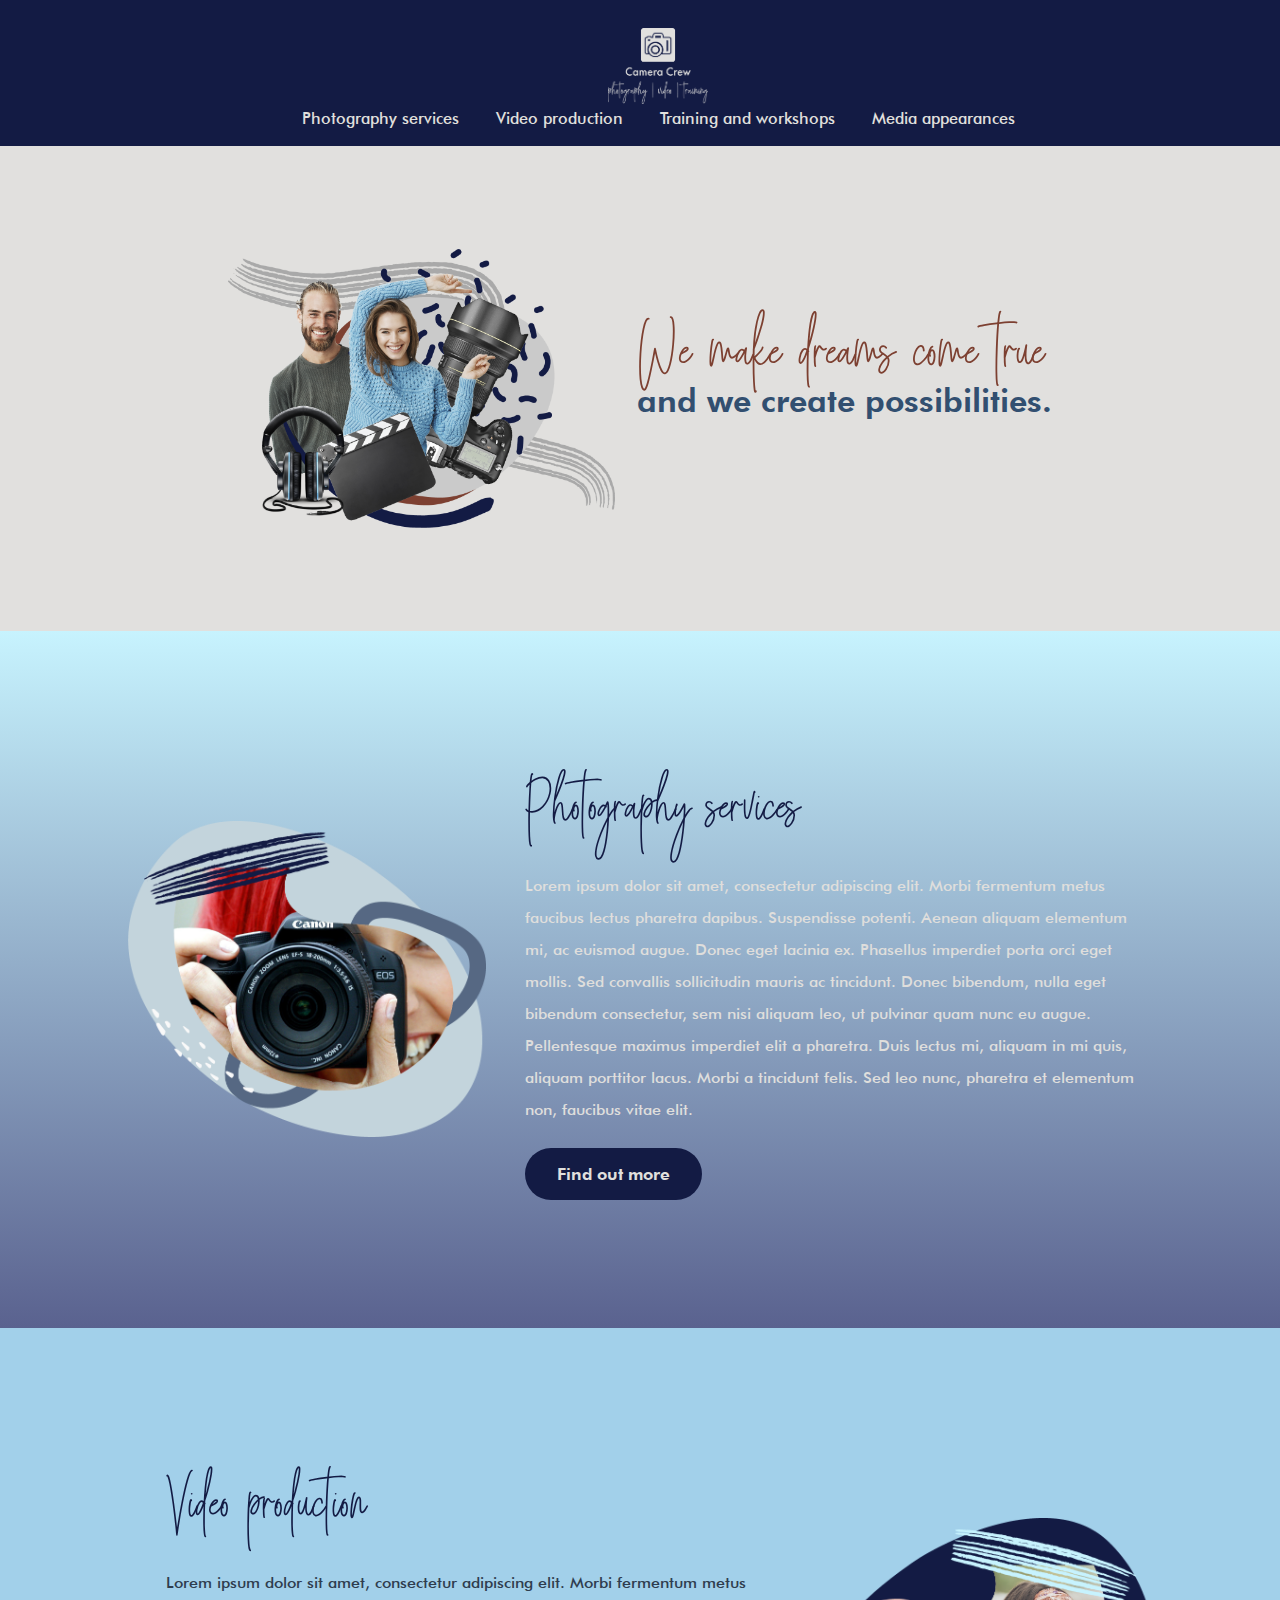
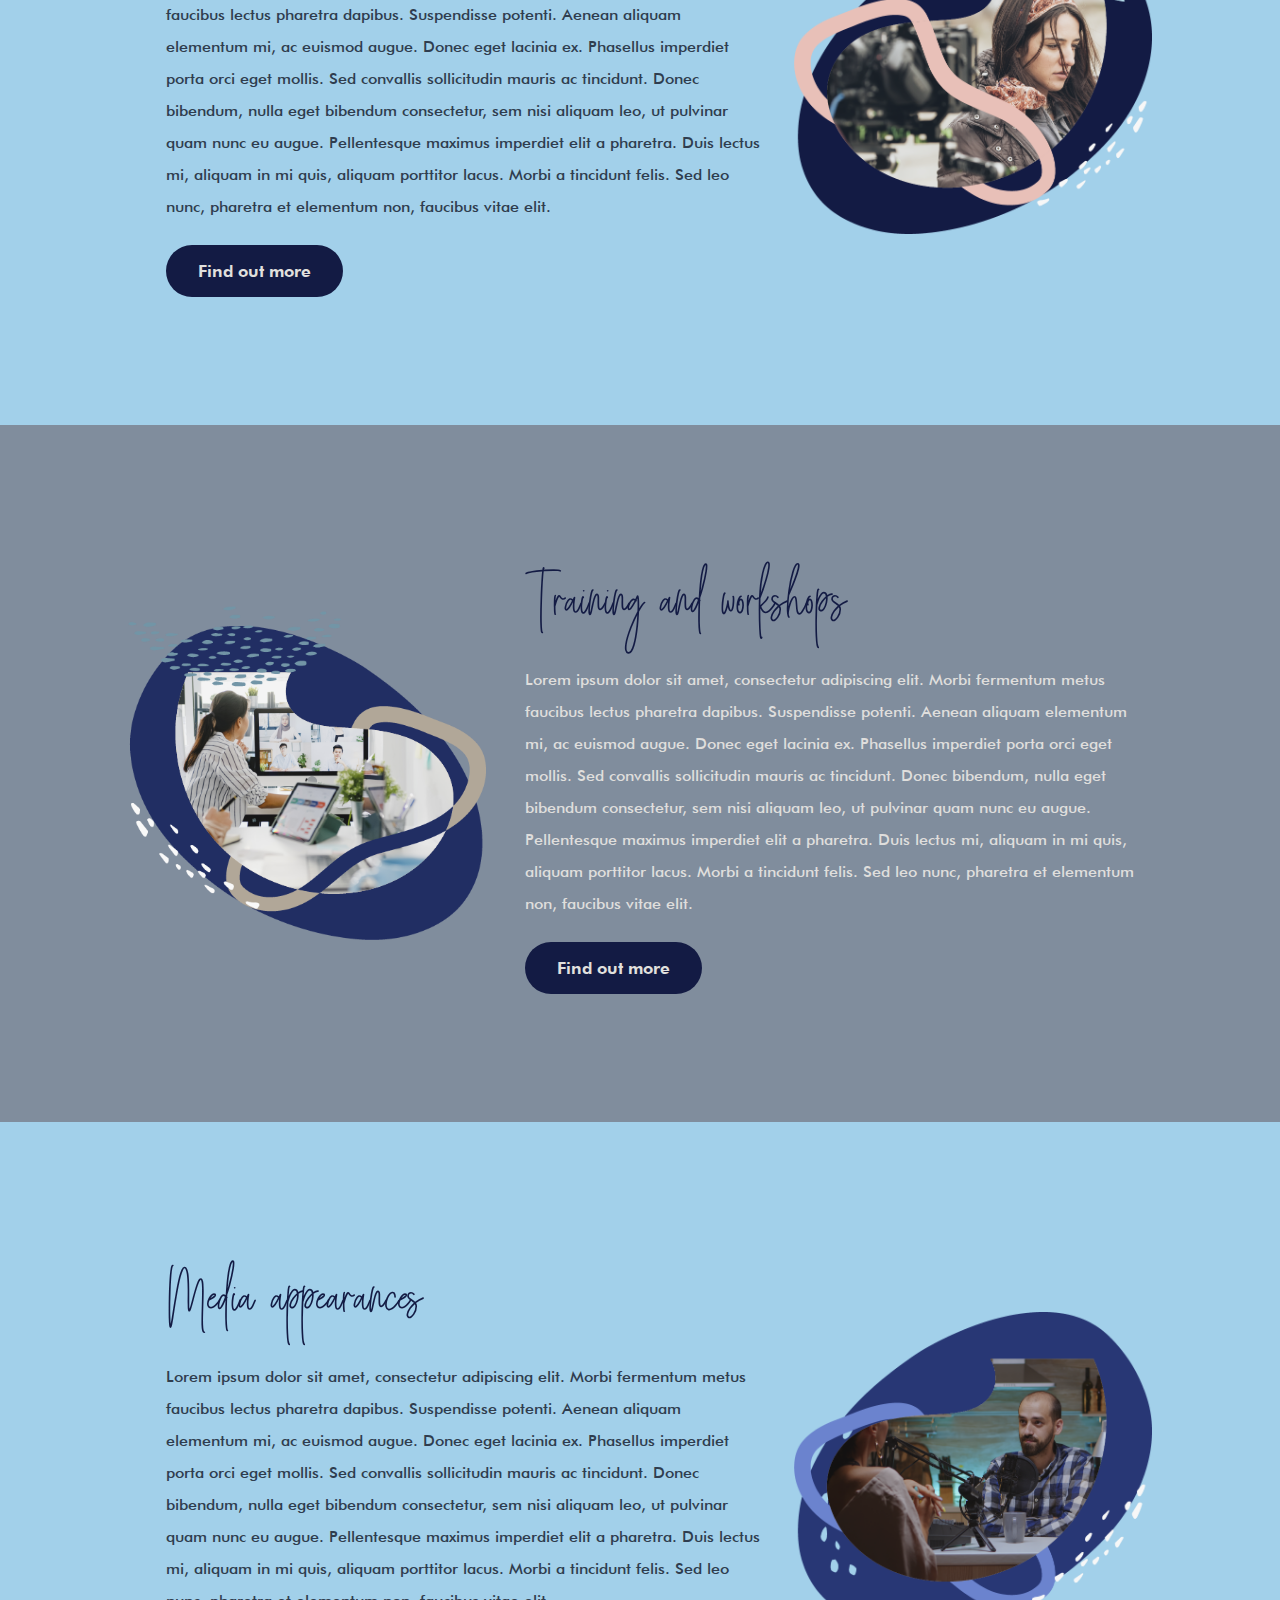
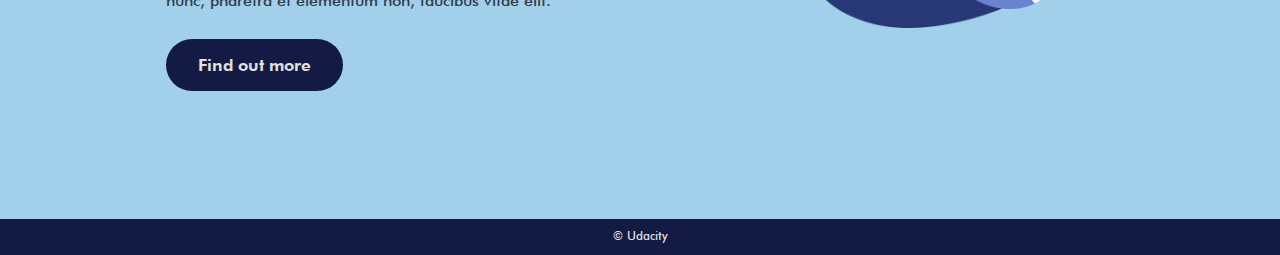
<file: index.html>
<!DOCTYPE html>
<html lang="en">
  <head>
    <meta charset="UTF-8" />
    <meta name="viewport" content="width=device-width, initial-scale=1.0" />
    <meta http-equiv="X-UA-Compatible" content="ie=edge" />
    <title>Camera Crew</title>
    <!-- Load Google Fonts -->
    <link
      href="https://fonts.googleapis.com/css?family=Fira+Sans:900|Merriweather&display=swap"
      rel="stylesheet"
    />
    <!-- Load Styles -->
    <link href="css/styles.css" rel="stylesheet" />
  </head>
  <body>
    <!-- HTML Follows BEM naming conventions
  IDs are only used for sections to connect menu achors to sections -->
    <header class="page__header sticky">
      <nav class="navar__logo">
        <img src="css/images/LOGO.png" alt="logo" id="logo" width="160px" />
      </nav>

      <nav class="navbar__menu">
        <!-- Navigation starts as empty UL that will be populated with JS -->
        <ul id="navbar__list"></ul>
      </nav>
    </header>

    <main>
      <header class="main__hero">
        <div class="hero_container">
          <img src="css/images/heroImage.png" alt="hero image" id="heroImage" />
          <div class="hero_text">
            <!-- <h1>WITH OVER A DECADE IN THE MEDIA INDUSTRY,<br /></h1> -->
            <h2>We make dreams come true<br /></h2>
            <h3>and we create possibilities.</h3>
          </div>
        </div>
      </header>
      <!-- Each Section has an ID (used for the anchor) and
    a data attribute that will populate the li node.
    Adding more sections will automatically populate nav.
    The first section is set to active class by default -->
      <section
        id="section1"
        data-nav="Section 1"
        class="your-active-class leftImage"
      >
        <div class="landing__container">
          <img
            class="paraImagesOdd"
            src="css/images/photo1.png"
            alt="image of services"
          />
          <div class="landing__container_text">
            <h1>Photography services</h1>
            <p>
              Lorem ipsum dolor sit amet, consectetur adipiscing elit. Morbi
              fermentum metus faucibus lectus pharetra dapibus. Suspendisse
              potenti. Aenean aliquam elementum mi, ac euismod augue. Donec eget
              lacinia ex. Phasellus imperdiet porta orci eget mollis. Sed
              convallis sollicitudin mauris ac tincidunt. Donec bibendum, nulla
              eget bibendum consectetur, sem nisi aliquam leo, ut pulvinar quam
              nunc eu augue. Pellentesque maximus imperdiet elit a pharetra.
              Duis lectus mi, aliquam in mi quis, aliquam porttitor lacus. Morbi
              a tincidunt felis. Sed leo nunc, pharetra et elementum non,
              faucibus vitae elit.
            </p>
            <a href="#" class="myButton">Find out more</a>
          </div>
          <!-- closes landing__container_text-->
        </div>
      </section>

      <section id="section2" data-nav="Section 2" class="rightImage">
        <div class="landing__container">
          <div class="landing__container_text">
            <h1>Video production</h1>
            <p>
              Lorem ipsum dolor sit amet, consectetur adipiscing elit. Morbi
              fermentum metus faucibus lectus pharetra dapibus. Suspendisse
              potenti. Aenean aliquam elementum mi, ac euismod augue. Donec eget
              lacinia ex. Phasellus imperdiet porta orci eget mollis. Sed
              convallis sollicitudin mauris ac tincidunt. Donec bibendum, nulla
              eget bibendum consectetur, sem nisi aliquam leo, ut pulvinar quam
              nunc eu augue. Pellentesque maximus imperdiet elit a pharetra.
              Duis lectus mi, aliquam in mi quis, aliquam porttitor lacus. Morbi
              a tincidunt felis. Sed leo nunc, pharetra et elementum non,
              faucibus vitae elit.
            </p>
            <a href="#" class="myButton">Find out more</a>
          </div>
          <!-- closes landing__container_text-->
          <img
            class="paraImagesOdd"
            src="css/images/photo2.png"
            alt="image of services"
          />
        </div>
      </section>

      <section id="section3" data-nav="Section 3" class="leftImage">
        <div class="landing__container">
          <img
            class="paraImagesOdd"
            src="css/images/photo3.png"
            alt="image of services"
            width="440px"
          />
          <div class="landing__container_text">
            <h1>Training and workshops</h1>
            <p>
              Lorem ipsum dolor sit amet, consectetur adipiscing elit. Morbi
              fermentum metus faucibus lectus pharetra dapibus. Suspendisse
              potenti. Aenean aliquam elementum mi, ac euismod augue. Donec eget
              lacinia ex. Phasellus imperdiet porta orci eget mollis. Sed
              convallis sollicitudin mauris ac tincidunt. Donec bibendum, nulla
              eget bibendum consectetur, sem nisi aliquam leo, ut pulvinar quam
              nunc eu augue. Pellentesque maximus imperdiet elit a pharetra.
              Duis lectus mi, aliquam in mi quis, aliquam porttitor lacus. Morbi
              a tincidunt felis. Sed leo nunc, pharetra et elementum non,
              faucibus vitae elit.
            </p>
            <a href="#" class="myButton">Find out more</a>
          </div>
          <!-- closes landing__container_text-->
        </div>
      </section>

      <section id="section4" data-nav="Section 2" class="rightImage">
        <div class="landing__container">
          <div class="landing__container_text">
            <h1>Media appearances</h1>
            <p>
              Lorem ipsum dolor sit amet, consectetur adipiscing elit. Morbi
              fermentum metus faucibus lectus pharetra dapibus. Suspendisse
              potenti. Aenean aliquam elementum mi, ac euismod augue. Donec eget
              lacinia ex. Phasellus imperdiet porta orci eget mollis. Sed
              convallis sollicitudin mauris ac tincidunt. Donec bibendum, nulla
              eget bibendum consectetur, sem nisi aliquam leo, ut pulvinar quam
              nunc eu augue. Pellentesque maximus imperdiet elit a pharetra.
              Duis lectus mi, aliquam in mi quis, aliquam porttitor lacus. Morbi
              a tincidunt felis. Sed leo nunc, pharetra et elementum non,
              faucibus vitae elit.
            </p>
            <a href="#" class="myButton">Find out more</a>
          </div>
          <!-- closes landing__container_text-->
          <img
            class="paraImagesOdd"
            src="css/images/photo4.png"
            alt="image of services"
          />
        </div>
      </section>
    </main>

    <footer class="page__footer">
      <p>&copy Udacity</p>
    </footer>

    <script src="js/app.js"></script>
  </body>
</html>
</file>
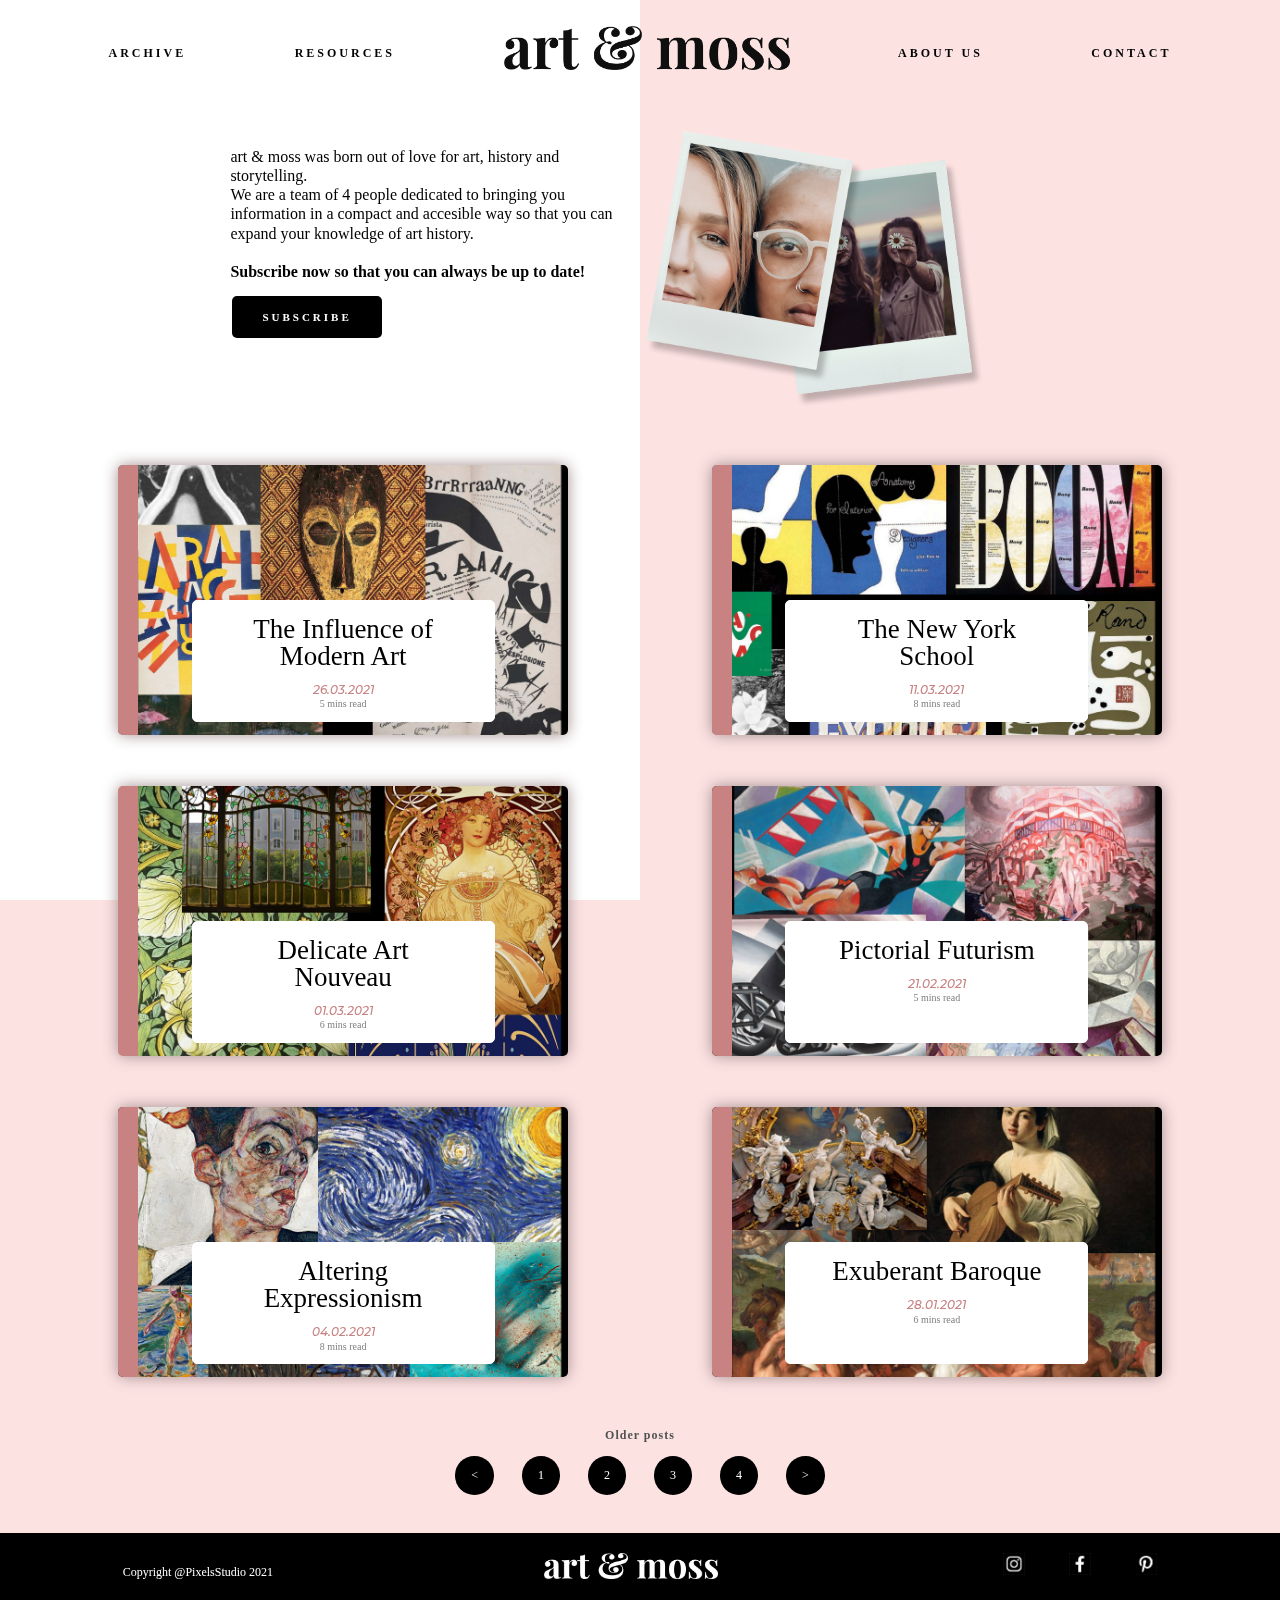
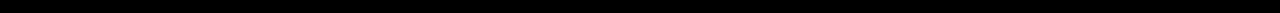
<file: Personal blog/index.html>
<!DOCTYPE html>
<html lang="en">
  <head>
    <meta charset="utf-8" />
    <title>art & moss</title>
    <meta name="description" content="Example" />
    <link rel="stylesheet" href="resources/homepage-css/main.css">

  </head>

  <body>

    <div class="split-background"></div><!--Used to create a two color background-->

    <div class = "container">

      <nav class="header box">
        <a href="#" class="links-header">ARCHIVE</a>
        <a href="#"class="links-header">RESOURCES</a>
        <img src="resources/images/logo.png" alt="Logo"/>
        <a href="#"class="links-header">ABOUT US</a>
        <a href="#"class="links-header">CONTACT</a>
      </nav>

      <main class="content">

        <header class="intro">

          <div class="intro-text">
            <h1>art & moss was born out of love for art, history and storytelling.<br> We are a team of 4 people dedicated to bringing you information in a compact and accesible way
            so that you can expand your knowledge of art history. <br><br><span>Subscribe now so that you can always be up to date!</span> </h1>
            <a href="#" class="button">SUBSCRIBE</a>
          </div>

         <img src="resources/images/intro-pic.png" alt="About us"/>

       </header><!--closes intro-->

        <div class="blog-posts">

          <article class="post post-one"><!--      begin articles        -->
            <div class="left-line"></div>
            <a href="post-one.html" class="post-link">
              <div class="bg-title"><h2>The Influence of Modern Art</h2><h3>26.03.2021</h3><h4>5 mins read</h4></div>
            </a>
          </article>
          <article class="post post-two">
            <div class="left-line"></div>
            <a href="#" class="post-link">
            <div class="bg-title"><h2>The New York School</h2><h3>11.03.2021</h3><h4>8 mins read</h4></div>
            </a>
          </article>
          <article class="post post-three">
            <div class="left-line"></div>
            <a href="#" class="post-link">
            <div class="bg-title"><h2>Delicate Art Nouveau</h2><h3>01.03.2021</h3><h4>6 mins read</h4></div>
            </a>
          </article>
          <article class="post post-four">
            <div class="left-line"></div>
            <a href="#" class="post-link">
            <div class="bg-title"><h2>Pictorial Futurism</h2><h3>21.02.2021</h3><h4>5 mins read</h4></div>
            </a>
          </article>
          <article class="post post-five">
            <div class="left-line"></div>
            <a href="#" class="post-link">
            <div class="bg-title"><h2>Altering Expressionism</h2><h3>04.02.2021</h3><h4>8 mins read</h4></div>
            </a>
          </article>
          <article class="post post-six">
            <div class="left-line"></div>
            <a href="#" class="post-link">
            <div class="bg-title"><h2>Exuberant Baroque</h2><h3>28.01.2021</h3><h4>6 mins read</h4></div>
            </a>
          </article>

       </div><!-- closes blog posts-->

       <div class="old-posts">Older posts</div>

       <div class="previous">

         <button class="prev-posts"><</button>
         <button class="prev-posts">1</button>
         <button class="prev-posts">2</button>
         <button class="prev-posts">3</button>
         <button class="prev-posts">4</button>
         <button class="prev-posts">></button>

       </div><!-- closes previous-->

     </main><!-- closes content-->

     <footer class="footer">

       <nav class="footer-nav">
         <p>Copyright @PixelsStudio 2021</p>
         <img class="white-logo-footer" src="resources/images/logo_white.png" alt="Logo"/>
         <div class="social">
           <a href="#" class="social-link"><img class="social-footer" src="resources/images/instagram.png" alt="instagram"/></a>
           <a href="#" class="social-link"><img class="social-footer" src="resources/images/facebook.png" alt="facebook"/></a>
           <a href="#" class="social-link"><img class="social-footer" src="resources/images/pinterest.png" alt="pinterest"/></a>
         </div>
       </nav>

     </footer>

    </div><!--closes container-->





  </body>
</html>
</file>
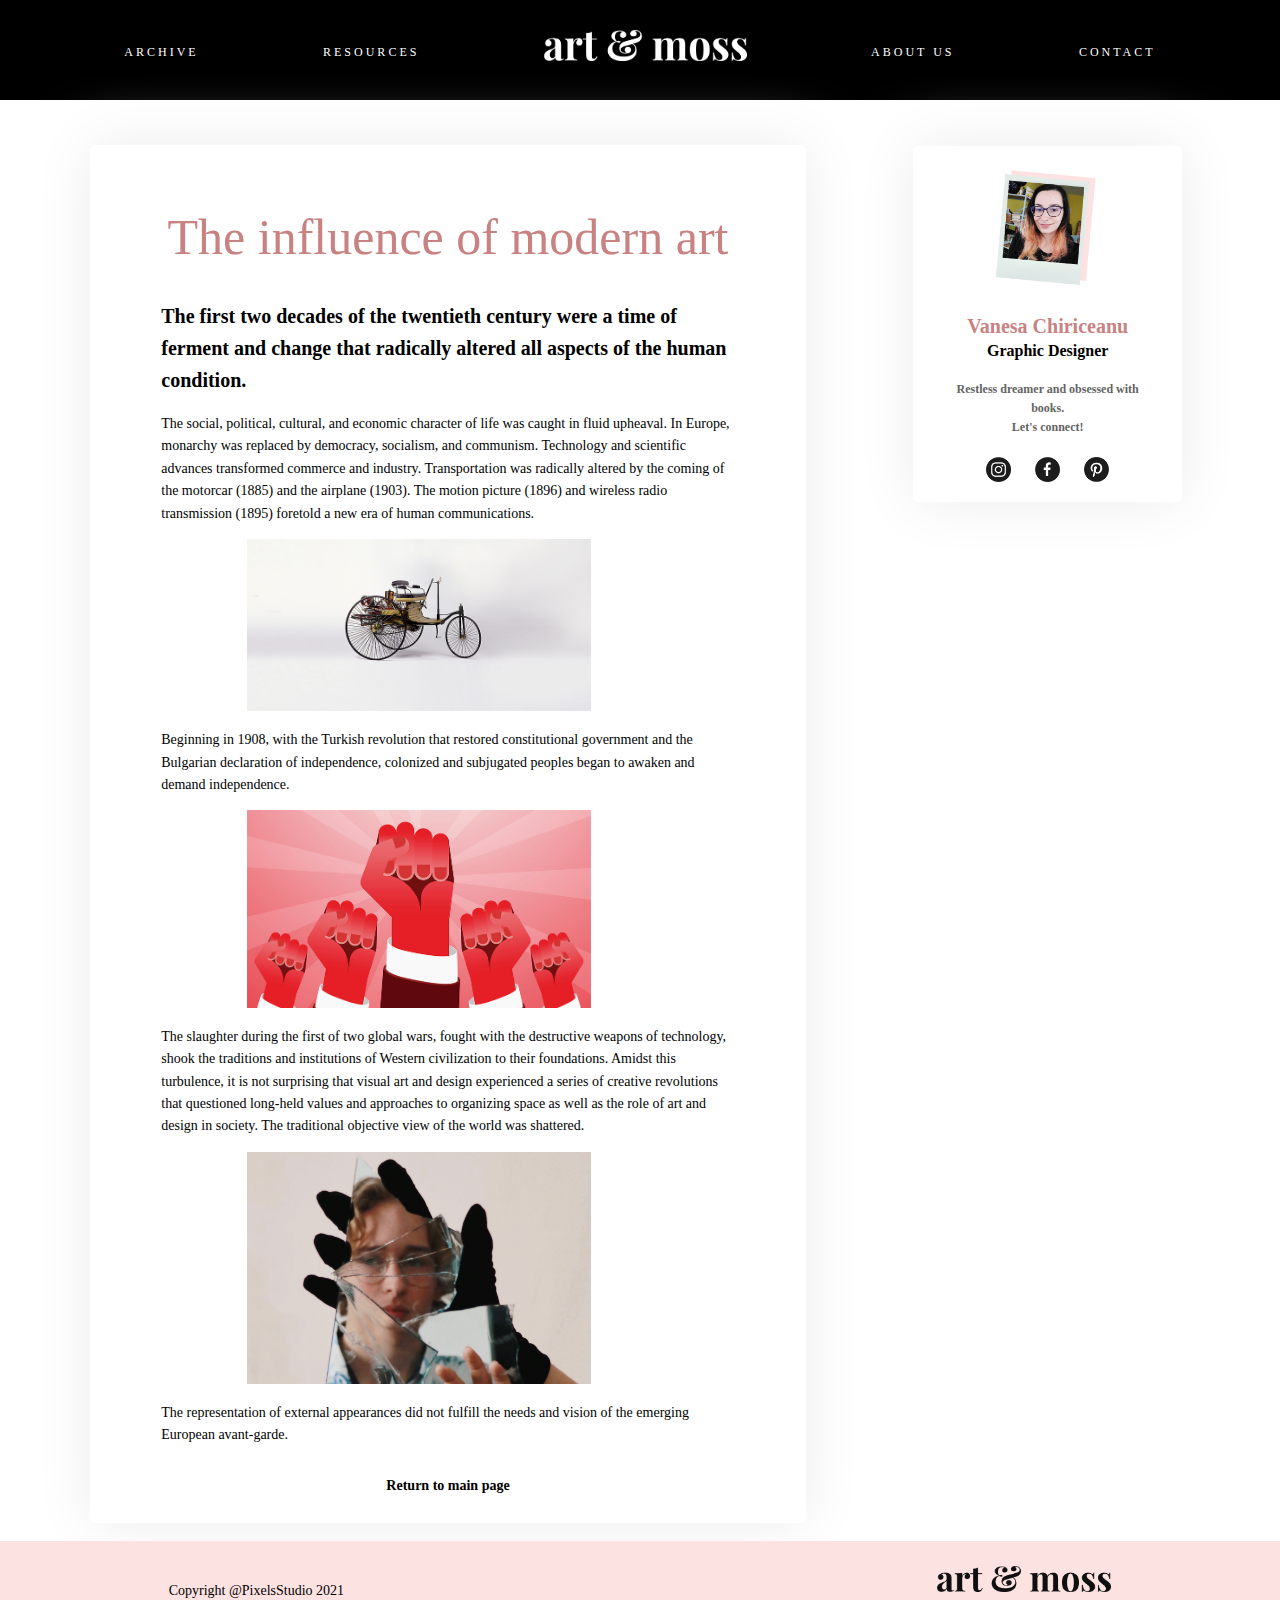
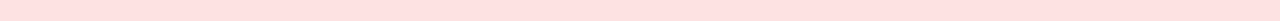
<file: Personal blog/post-one.html>
<!DOCTYPE html>
<html lang="en">
  <head>
    <meta charset="utf-8" />
    <title>art & moss</title>
    <meta name="description" content="Example" />
    <link rel="stylesheet" href="resources/blog-post-css/main-blog.css">

  </head>

  <body>

    <div class = "container">

      <nav class="header box">
        <a href="#" class="links-header">ARCHIVE</a>
        <a href="#"class="links-header">RESOURCES</a>
        <img class="logo-head" src="resources/images/logo_white.png" alt="Logo"/>
        <a href="#"class="links-header">ABOUT US</a>
        <a href="#"class="links-header">CONTACT</a>
      </nav>

      <main class="article-content">

        <div class="article-tag">

          <h1>The influence of modern art</h1>
          <h2>The first two decades of the twentieth century were a time
              of ferment and change that radically altered all aspects of the
              human condition.
          </h2>
          <p>
              The social, political, cultural, and economic
              character of life was caught in fluid upheaval. In Europe, monarchy was replaced by democracy, socialism, and communism.
              Technology and scientific advances transformed commerce
              and industry. Transportation was radically altered by the
              coming of the motorcar (1885) and the airplane (1903). The
              motion picture (1896) and wireless radio transmission (1895)
              foretold a new era of human communications.
          </p>
          <img class="article-img" src="resources/images/motorcar.png" alt="Motorcar image"/>
          <p>
              Beginning in
              1908, with the Turkish revolution that restored constitutional
              government and the Bulgarian declaration of independence,
              colonized and subjugated peoples began to awaken and
              demand independence.
          </p>
          <img class="article-img" src="resources/images/revolution.png" alt="Revolution image"/>
          <p>
              The slaughter during the first of two
              global wars, fought with the destructive weapons of technology, shook the traditions and institutions of Western civilization to their foundations.
              Amidst this turbulence, it is not surprising that visual art
              and design experienced a series of creative revolutions that
              questioned long-held values and approaches to organizing
              space as well as the role of art and design in society. The
              traditional objective view of the world was shattered.
          </p>
          <img class="article-img" src="resources/images/shattered.png" alt="Mirror shattered image"/>
          <p>
              The representation of external appearances did not fulfill the needs
              and vision of the emerging European avant-garde.
          </p>
          <div class="return">
            <a href="index.html">Return to main page</a>
          </div>
        </div><!--closes article-tag-->

      </main><!--closes article-content-->

      <main class="author-info-content">

        <div class="author-info-tag">
          <img class="avatar" src="resources/images/avatar2.png" alt="Author picture"/>
          <h3>Vanesa Chiriceanu</h3>
          <h4>Graphic Designer</h4>
          <h5>Restless dreamer and obsessed with books.<br>Let's connect!</h5>
          <div class="social-sharing">

            <a href="#" class="social-link"><img class="social-footer" src="resources/images/instagram_round.png" alt="instagram"/></a>
            <a href="#" class="social-link"><img class="social-footer" src="resources/images/facebook_round.png" alt="facebook"/></a>
            <a href="#" class="social-link"><img class="social-footer" src="resources/images/pinterest_round.png" alt="pinterest"/></a>

          </div>
        </div><!--closes author-info-tag-->

      </main><!--closes author-info-content-->

      <footer class="footer">

        <nav class="footer-nav">
         <p>Copyright @PixelsStudio 2021</p>
         <img class="white-logo-footer" src="resources/images/logo.png" alt="Logo"/>
       </nav>

     </footer>

    </div><!--closes container-->

  </body>
</html>
</file>
<file: css/styles.css>
@font-face {
  font-family: "veneer";
  src: url("../fonts/Veneer.ttf") format("truetype");
}
@font-face {
  font-family: "histo";
  src: url("../fonts/Historia Sky.ttf") format("truetype");
}
@font-face {
  font-family: "roboto";
  src: url("../fonts/Roboto-Regular.ttf") format("truetype");
}
@font-face {
  font-family: "robotob";
  src: url("../fonts/Roboto-Bold.ttf") format("truetype");
}
@font-face {
  font-family: "angi";
  src: url("../fonts/AngelicaJealous.ttf") format("truetype");
}
@font-face {
  font-family: "gilroy";
  src: url("../fonts/Gilroy-Black.ttf") format("truetype");
}
@font-face {
  font-family: "futura";
  src: url("../fonts/Futura Heavy font.ttf") format("truetype");
}
@font-face {
  font-family: "futuraThin";
  src: url("../fonts/futura medium bt.ttf") format("truetype");
}
* {
  margin: 0;
  padding: 0;
}
body,
h1,
h2,
h3 {
  margin-block-start: 0;
  margin-block-end: 0;
  margin-inline-start: 0px;
  margin-inline-end: 0px;
  font-weight: normal;
}
body {
  background-color: #e1e0de;
}

#logo {
  margin-top: 10px;
}
.navbar__menu {
  /* display: inline-block; */
  /* justify-content: center; */
}

.hero_container {
  display: flex;
  justify-content: center;
}

ul {
  /* margin-top: 20px; */
  text-decoration: none;
}

*|*:any-link:not(svg|a) {
  text-decoration: none;
}
a:-webkit-any-link {
  color: inherit;
  text-decoration: none;
}
.list-active-class {
  background-color: #212e63;
  border-radius: 26px;
  display: inline-block;
  font-family: "roboto";
  font-size: 15px;

  text-decoration: none;
}
.leftImage p {
  color: #dfdedc;
}
.rightImage p {
  color: #2f3d4f;
}
/* -------------------------------------------------------Button styling start */
.myButton {
  background-color: #131b44;
  border-radius: 28px;
  display: inline-block;
  cursor: pointer;
  color: #c7f3fe;
  font-family: "futura";

  text-decoration: none;
  margin-top: 2vh;
}

.myButton:hover {
  background-color: #c7f3fe;
  color: #131b44;
}

.myButton:active {
  position: relative;
  top: 1px;
}
/* -------------------------------------------------------Button styling end */
/*------------------------------------------------Media query 0 */
@media (min-width: 600px) {
  .page__header {
    background-color: #131b44;
    padding: 2vh;
    display: flex;
    flex-direction: column;
    /* justify-content: center; */
    align-items: center;
  }
  li {
    color: #e1e0de;
    list-style-type: none;
    display: inline;
    font-family: "futuraThin";
    text-decoration: none;
  }
}

/*------------------------------------------------Media query 1 > 901px */
@media (min-width: 901px) {
  #logo {
    width: 100px;
  }
  .main__hero {
    padding: 8%;
  }
  .hero_text {
    margin-left: 2%;
    margin-top: 4vw;
  }
  #heroImage {
    width: 36%;
  }
  li {
    margin: 8px;
    font-size: 1.8vh;
  }

  h2 {
    font-family: "angi";
    font-size: 6.5vw;
    color: #7d4031;
  }

  h3 {
    font-size: 2.5vw;
    margin-top: -9%;
    color: #324f70;
    font-family: "futura";
  }
  .leftImage h1,
  .rightImage h1 {
    font-family: "angi";
    font-size: 6vw;
    color: #131b44;
  }

  .leftImage {
    background-color: #808d9d;
    padding: 10% 10% 10% 10%;
    color: #e1e0de;
    font-size: 60px;
  }

  .rightImage {
    background-color: #a2d0ea;
    padding: 10%;
    color: #e1e0de;
    font-size: 60px;
  }
  .rightImage .paraImagesOdd {
    margin-left: 2vw;
  }
  .landing__container {
    display: flex;
  }

  .landing__container_text {
    margin-left: 3vw;
  }
  .paraImagesOdd {
    object-fit: contain;
    width: 35%;
  }

  p {
    font-family: "futuraThin";
    line-height: 2em;
    font-size: 16px;
  }

  .rightImage.landing__container_text {
    margin-right: 3%;
  }
  .list-active-class {
    padding: 12px 28px;
  }
  .myButton {
    font-size: 17px;
    padding: 16px 32px;
  }
}
/*------------------------------------------------Media query 2 600px-900px*/
@media (min-width: 600px) and (max-width: 900px) {
  #logo {
    width: 50px;
  }
  .hero_container {
    padding: 50px;
  }
  .main__hero {
    padding: 6%;
  }
  .hero_text {
    margin-left: 2%;
    margin-top: 4vw;
  }
  #heroImage {
    width: 50%;
  }

  li {
    margin: 12px;
    font-size: 1.5vh;
  }
  .myButton {
    border-radius: 14px;
  }
  h2 {
    font-family: "angi";
    font-size: 6vw;
    color: #7d4031;
  }

  h3 {
    font-size: 2.2vw;
    margin-top: -9%;
    color: #324f70;
    font-family: "futura";
  }
  .leftImage h1,
  .rightImage h1 {
    font-family: "angi";
    font-size: 10vw;
    color: #131b44;
  }
  .leftImage {
    background-color: #808d9d;
    padding: 10%;
    color: #e1e0de;
    font-size: 18px;
  }
  .rightImage {
    background-color: #a2d0ea;
    padding: 10%;
    color: #e1e0de;
    font-size: 18px;
  }
  .paraImagesOdd {
    object-fit: contain;
    width: 45%;
  }

  p {
    font-family: "futuraThin";
    line-height: 2em;
    font-size: 16px;
  }
  .list-active-class {
    padding: 6px 14px;
  }
  .myButton {
    font-size: 12px;
    padding: 12px 24px;
  }
}
@media (min-width: 599px) and (max-width: 900px) {
  li {
    margin: 5px;
    font-size: 1.2vh;
  }
}
/*------------------------------------------------Media query 3 <599px*/
@media (max-width: 599px) {
  #logo {
    width: 50px;
  }
  .main__hero {
    padding: 12%;
  }
  .hero_text {
    margin-left: 2%;
    margin-top: 12vw;
  }
  .page__header {
    background-color: #131b44;
    padding: 2vh;
    display: flex;
    flex-direction: column;
    /* justify-content: center; */
    align-items: center;
  }

  li {
    color: #e1e0de;
    list-style-type: none;
    display: block;
    font-family: "futuraThin";
    text-decoration: none;
  }
  #heroImage {
    width: 50%;
    /* height: auto; */
  }
  li {
    margin: 8px;
    font-size: 1.2vh;
  }
  .myButton {
    border-radius: 14px;
  }
  h2 {
    font-family: "angi";
    font-size: 6vw;
    color: #7d4031;
  }

  h3 {
    font-size: 2vw;
    margin-top: -9%;
    color: #324f70;
    font-family: "futura";
  }
  .leftImage h1,
  .rightImage h1 {
    font-family: "angi";
    font-size: 10vw;
    color: #131b44;
  }
  .leftImage {
    background-color: #808d9d;
    padding: 10%;
    color: #e1e0de;
    font-size: 18px;
  }
  .rightImage {
    background-color: #a2d0ea;
    padding: 10%;
    color: #e1e0de;
    font-size: 18px;
  }
  .paraImagesOdd {
    object-fit: contain;
    width: 65%;
  }

  p {
    font-family: "futuraThin";
    line-height: 2em;
    font-size: 10px;
  }
  .list-active-class {
    padding: 3px 6px;
  }
  .myButton {
    font-size: 9px;
    padding: 12px 24px;
  }
  /* .landing__container {
    padding: 30%;
  } */
}

.rightImage img {
  display: inline-block;
}
.page__footer {
  background-color: #131b44;
  height: 4vh;
  display: flex;
  justify-content: center;
}
.page__footer p {
  padding: 5px;
  font-family: "futuraThin";
  color: #dfdedc;
  font-size: 12px;
}

a:active {
  color: black;
  text-decoration: none;
}
:visited {
  color: inherit;
  text-decoration: none;
}
a,
u {
  text-decoration: none !important;
}

/* ---- Theme State Rules ---- */
/* -----------------------------------------------------Section Active Styles */
/* Note: your-active-class class is applied through javascript. You should update the class here and in the index.html to what you set in your javascript file.  */
section.your-active-class {
  background: linear-gradient(#c7f3fe 0%, #5a628f 100%);
}

section.your-active-class .landing__container::before {
  opacity: 1;
  animation: rotate 4s linear 0s infinite forwards;
}

section.your-active-class .landing__container::after {
  opacity: 1;
  animation: rotate 5s linear 0s infinite forwards reverse;
}

/* Section Active Styles Keyframe Animations */
@keyframes rotate {
  from {
    transform: rotate(0deg) translate(-1em) rotate(0deg);
  }
  to {
    transform: rotate(360deg) translate(-1em) rotate(-360deg);
  }
}

.fixed {
  position: fixed;
  top: 0;
  left: 0;
  width: 100%;
}
.page__header {
  position: sticky;
  top: 0;
  left: 0;
  width: 100%;
}
</file>
<file: Personal blog/resources/homepage-css/main.css>
@import 'media-query.css';
@import 'blog-posts.css';

@font-face {
    font-family: 'MontserratItalic';
    src: url('../fonts/Montserrat-MediumItalic.ttf') format('truetype');
}

body {
    background-color: #fde2e2;
    margin: 0;
}

.links-header {
    color: #000;
    text-decoration: none;
    font-family: "Montserrat";
}

.button {
    border-radius: 5px;
    color: white;
    text-decoration: none;
    font-family: "Montserrat";
    letter-spacing: 3px;
}

a {
    text-decoration: none;
}

.post-link:visited {
    text-decoration: none;
    color: #000;
}

.split-background {
    position: fixed;
    top: 0px;
    left: 0px;
    width: 50%;
    height: 100%;
    background-color: #ffffff;
    z-index: -100;
}

.container {
    /* Step 1: Set display to grid */
    display: grid;
    /* Step 2: setup rows amd columns */
    grid-template-columns: 1fr;
    grid-template-areas: "hd" "sd" "ft";
    z-index: 2;
}

.box {
    display: flex;
    flex-direction: row;
    justify-content: space-evenly;
    margin-top: 2%;
}

.header {
    grid-area: hd;
}

.footer {
    grid-area: ft;
    background-color: #000;
}

.content {
    grid-area: sd;
}

span {
    font-weight: 650;
}

.intro {
    display: flex;
    flex-direction: row;
}

.footer-nav {
    display: flex;
    flex-direction: row;
    justify-content: space-around;
    text-align: center;
}
</file>
<file: Personal blog/resources/blog-post-css/main-blog.css>
@import 'media-query-blog.css';

@font-face {
    font-family: 'MontserratItalic';
    src: url('Montserrat-MediumItalic.ttf') format('truetype');
}

body {
    margin: 0;
}

.return a{
  text-decoration: none;
  font-family: "Montserrat";
  font-size:14px;
  color: #000;
  font-weight:800;
}

.links-header {
    color: #fff;
    text-decoration: none;
    font-family: "Montserrat";
    /* margin-top:1%; */
}

.split-background {
    position: fixed;
    top: 0px;
    left: 0px;
    width: 75%;
    height: 100%;
    background-color: #ffffff;
    z-index: -100;
}

.box {
    display: flex;
    flex-direction: row;
    justify-content: space-evenly;
}

.header {
    grid-area: a;
    background-color: #000;
}

.return{
  text-align: center;
  margin-top:30px;
}

.footer-nav {
    display: flex;
    flex-direction: row;
    justify-content: space-around;
    text-align: center;
}
</file>
